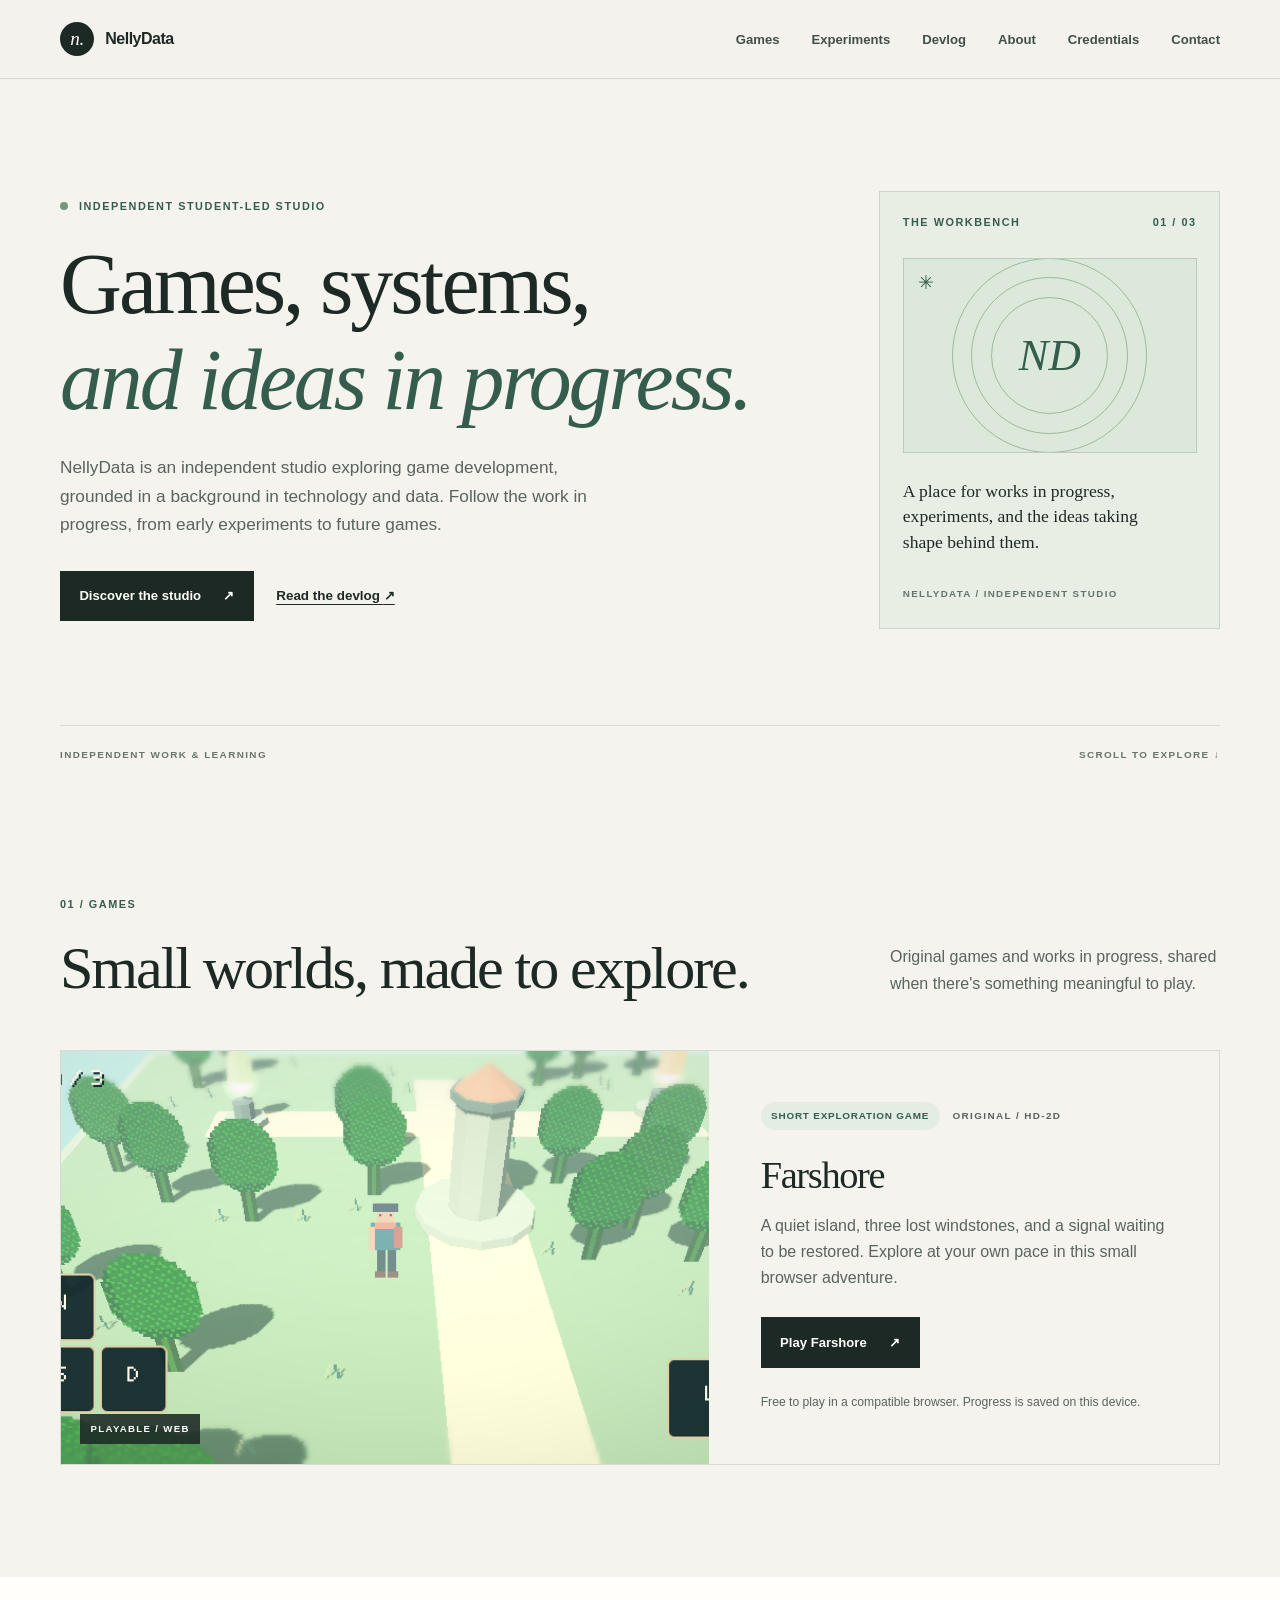
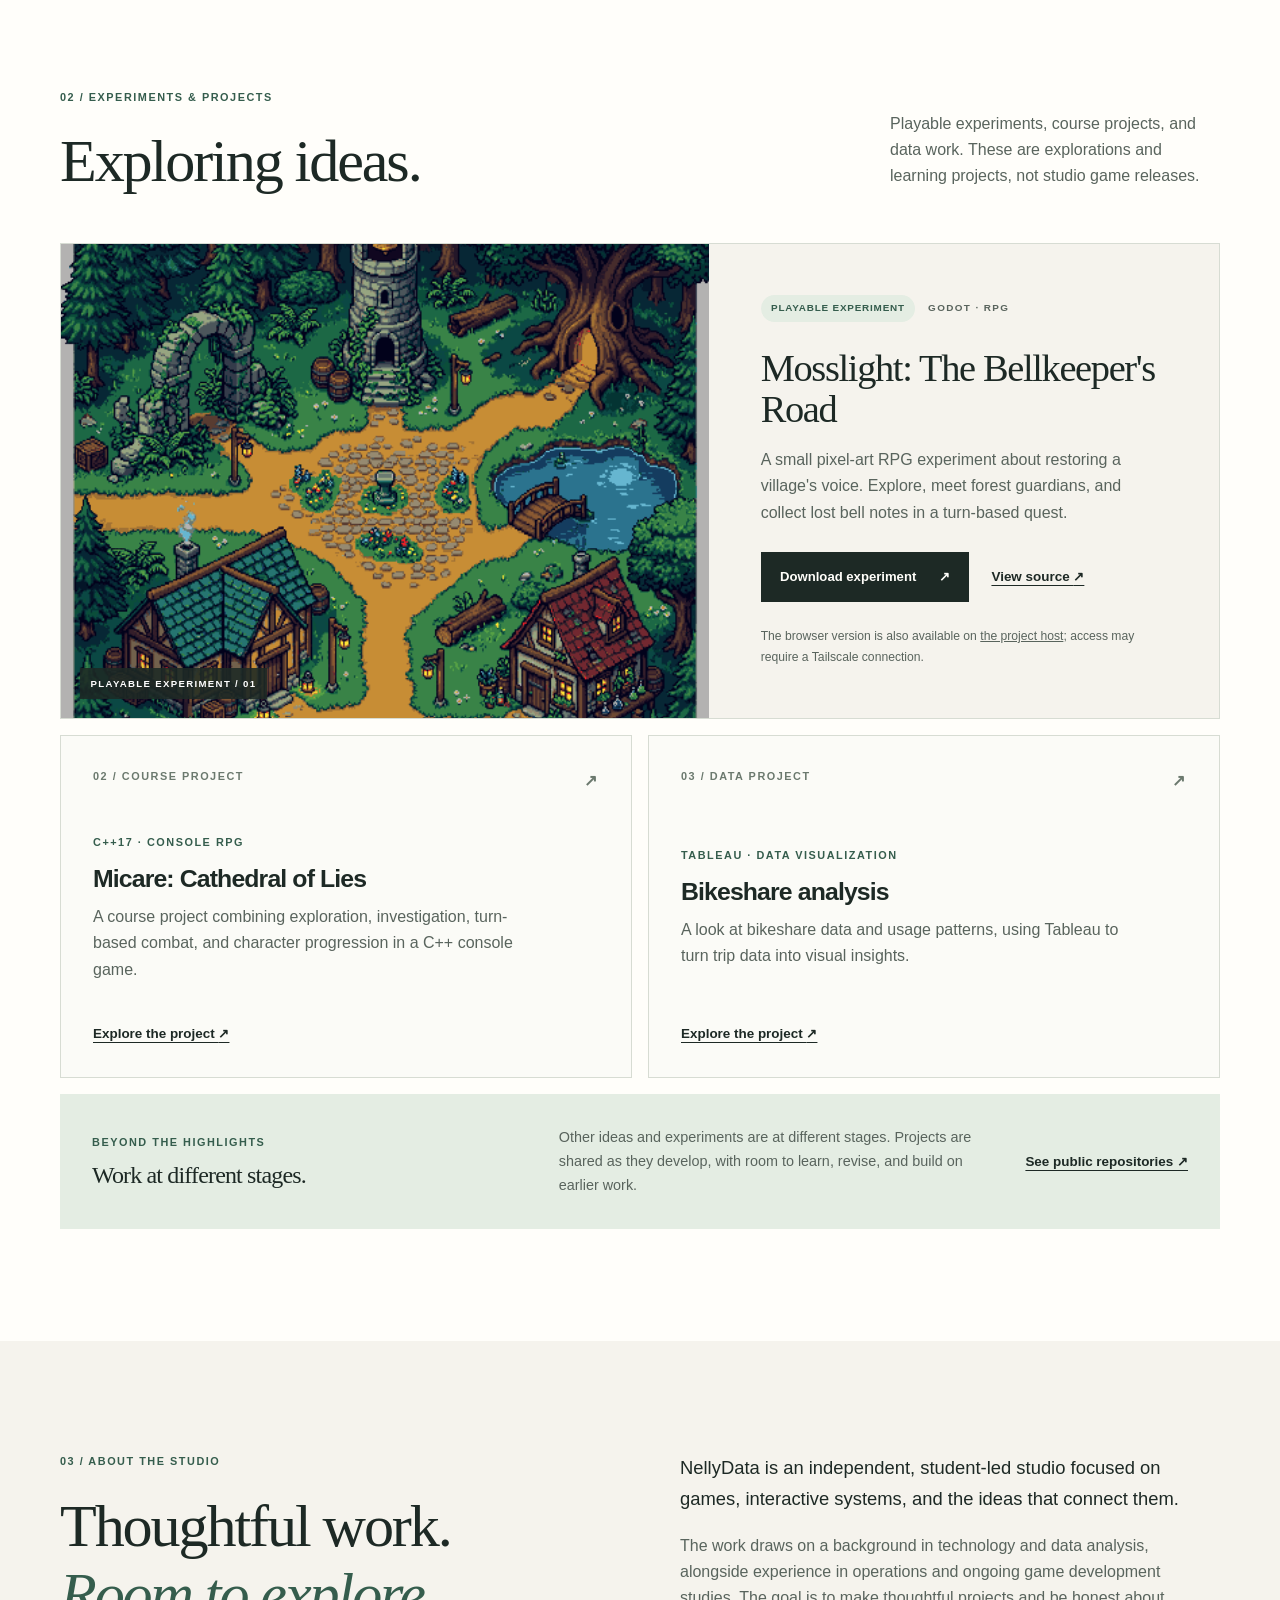
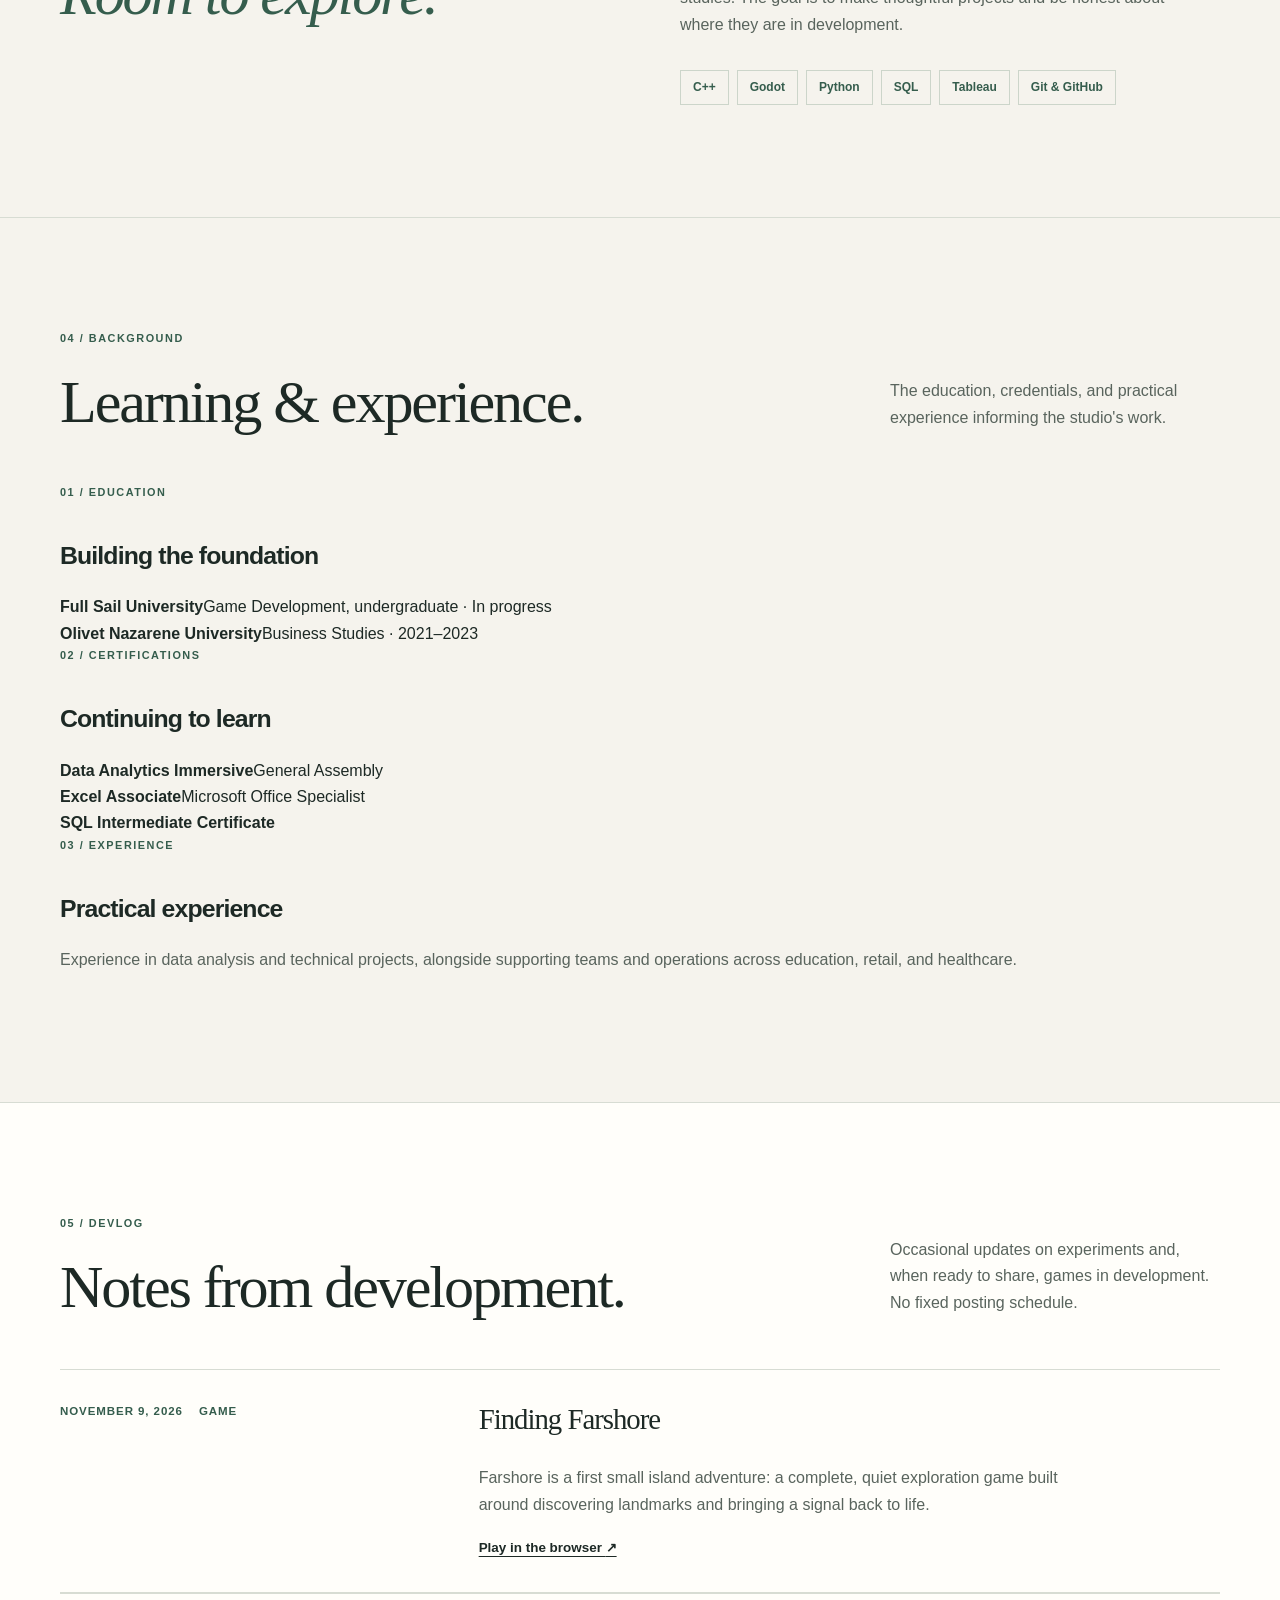
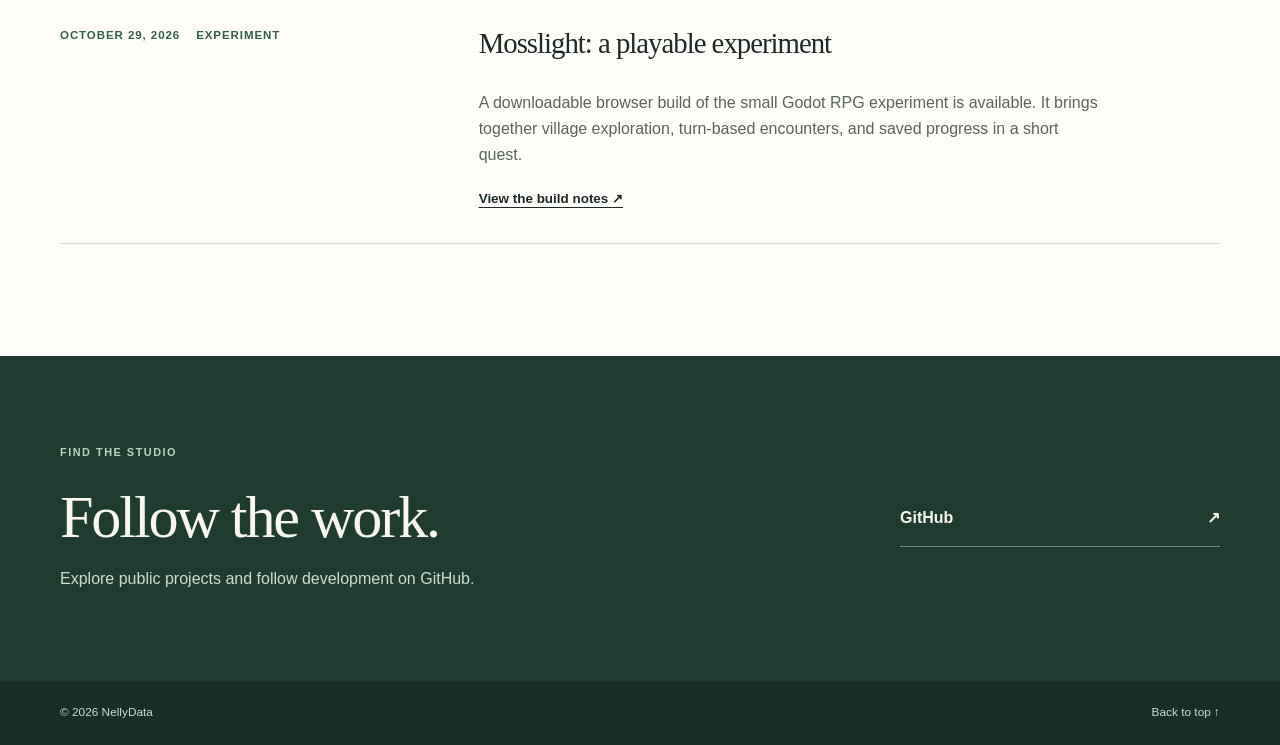
<file: index.html>
<!DOCTYPE html>
<html lang="en">
<head>
    <meta charset="UTF-8">
    <meta name="viewport" content="width=device-width, initial-scale=1.0">
    <meta name="description" content="NellyData is an independent student-led studio exploring game development, technology, and data.">
    <meta name="theme-color" content="#f5f3ed">
    <title>NellyData | Independent Studio</title>
    <link rel="stylesheet" href="css/style.css">
</head>
<body>
    <a class="skip-link" href="#main">Skip to content</a>
    <header class="site-header">
        <div class="container nav-wrapper">
            <a class="brand" href="#home" aria-label="NellyData, back to top"><span class="brand-mark">n.</span> NellyData</a>
            <nav aria-label="Main navigation">
                <ul class="nav-list">
                    <li><a href="#games">Games</a></li>
                    <li><a href="#work">Experiments</a></li>
                    <li><a href="#devlog">Devlog</a></li>
                    <li><a href="#about">About</a></li>
                    <li><a href="#credentials">Credentials</a></li>
                    <li><a href="#contact">Contact</a></li>
                </ul>
            </nav>
        </div>
    </header>

    <main id="main">
        <section class="hero" id="home">
            <div class="container hero-layout">
                <div>
                    <p class="eyebrow"><span class="status-dot"></span> Independent student-led studio</p>
                    <h1>Games, systems,<br><em>and ideas in progress.</em></h1>
                    <p class="hero-copy">NellyData is an independent studio exploring game development, grounded in a background in technology and data. Follow the work in progress, from early experiments to future games.</p>
                    <div class="button-row">
                        <a class="button button-dark" href="#games">Discover the studio <span aria-hidden="true">↗</span></a>
                        <a class="text-link" href="#devlog">Read the devlog <span aria-hidden="true">↗</span></a>
                    </div>
                </div>
                <aside class="hero-note" aria-label="About the studio">
                    <div class="note-top"><span>THE WORKBENCH</span><span>01 / 03</span></div>
                    <div class="note-art" aria-hidden="true"><span>✳</span><i></i><b>ND</b></div>
                    <p>A place for works in progress, experiments, and the ideas taking shape behind them.</p>
                    <span class="note-footer">NELLYDATA / INDEPENDENT STUDIO</span>
                </aside>
            </div>
            <div class="container hero-bottom"><span>INDEPENDENT WORK &amp; LEARNING</span><span>SCROLL TO EXPLORE ↓</span></div>
        </section>

        <section class="section games-section" id="games">
            <div class="container">
                <div class="section-heading">
                    <div><p class="eyebrow">01 / Games</p><h2>Small worlds, made to explore.</h2></div>
                    <p>Original games and works in progress, shared when there's something meaningful to play.</p>
                </div>
                <article class="featured-project">
                    <div class="project-image">
                        <img src="images/farshore-gameplay.png" alt="A traveler exploring Farshore's island and signal tower" loading="lazy">
                        <span class="image-label">PLAYABLE / WEB</span>
                    </div>
                    <div class="featured-content">
                        <div class="project-meta"><span class="pill">SHORT EXPLORATION GAME</span><span>ORIGINAL / HD-2D</span></div>
                        <h3>Farshore</h3>
                        <p>A quiet island, three lost windstones, and a signal waiting to be restored. Explore at your own pace in this small browser adventure.</p>
                        <div class="project-links"><a class="button button-dark" href="games/farshore/">Play Farshore <span aria-hidden="true">↗</span></a></div>
                        <p class="availability">Free to play in a compatible browser. Progress is saved on this device.</p>
                    </div>
                </article>
            </div>
        </section>

        <section class="section work-section" id="work">
            <div class="container">
                <div class="section-heading">
                    <div><p class="eyebrow">02 / Experiments &amp; projects</p><h2>Exploring ideas.</h2></div>
                    <p>Playable experiments, course projects, and data work. These are explorations and learning projects, not studio game releases.</p>
                </div>

                <article class="featured-project">
                    <div class="project-image">
                        <img src="images/mosslight-village.png" alt="Pixel-art village from Mosslight: The Bellkeeper's Road" loading="lazy">
                        <span class="image-label">PLAYABLE EXPERIMENT / 01</span>
                    </div>
                    <div class="featured-content">
                        <div class="project-meta"><span class="pill">Playable experiment</span><span>GODOT · RPG</span></div>
                        <h3>Mosslight: The Bellkeeper's Road</h3>
                        <p>A small pixel-art RPG experiment about restoring a village's voice. Explore, meet forest guardians, and collect lost bell notes in a turn-based quest.</p>
                        <div class="project-links">
                            <a class="button button-dark" href="https://github.com/nellydata/mosslight-the-bellkeepers-road/releases/tag/v1.0.0">Download experiment <span aria-hidden="true">↗</span></a>
                            <a class="text-link" href="https://github.com/nellydata/mosslight-the-bellkeepers-road">View source <span aria-hidden="true">↗</span></a>
                        </div>
                        <p class="availability">The browser version is also available on <a href="https://nellydata.tailc1afc1.ts.net:10000/mosslight/index.html?v=mosslight-20261029-v1">the project host</a>; access may require a Tailscale connection.</p>
                    </div>
                </article>

                <div class="project-grid">
                    <article class="project-card">
                        <div class="card-top"><span>02 / COURSE PROJECT</span><span aria-hidden="true">↗</span></div>
                        <div><p class="project-category">C++17 · CONSOLE RPG</p><h3>Micare: Cathedral of Lies</h3><p>A course project combining exploration, investigation, turn-based combat, and character progression in a C++ console game.</p></div>
                        <a class="text-link" href="https://github.com/nellydata/MysteryRPG-PP1">Explore the project <span aria-hidden="true">↗</span></a>
                    </article>
                    <article class="project-card">
                        <div class="card-top"><span>03 / DATA PROJECT</span><span aria-hidden="true">↗</span></div>
                        <div><p class="project-category">TABLEAU · DATA VISUALIZATION</p><h3>Bikeshare analysis</h3><p>A look at bikeshare data and usage patterns, using Tableau to turn trip data into visual insights.</p></div>
                        <a class="text-link" href="https://github.com/nellydata/Bikeshare-Project-tableau">Explore the project <span aria-hidden="true">↗</span></a>
                    </article>
                </div>
                <div class="work-in-progress">
                    <div><p class="eyebrow">Beyond the highlights</p><h3>Work at different stages.</h3></div>
                    <p>Other ideas and experiments are at different stages. Projects are shared as they develop, with room to learn, revise, and build on earlier work.</p>
                    <a class="text-link" href="https://github.com/nellydata">See public repositories <span aria-hidden="true">↗</span></a>
                </div>
            </div>
        </section>

        <section class="section about-section" id="about">
            <div class="container about-layout">
                <div><p class="eyebrow">03 / About the studio</p><h2>Thoughtful work.<br><em>Room to explore.</em></h2></div>
                <div class="about-copy">
                    <p>NellyData is an independent, student-led studio focused on games, interactive systems, and the ideas that connect them.</p>
                    <p>The work draws on a background in technology and data analysis, alongside experience in operations and ongoing game development studies. The goal is to make thoughtful projects and be honest about where they are in development.</p>
                    <div class="skill-list" aria-label="Areas of experience"><span>C++</span><span>Godot</span><span>Python</span><span>SQL</span><span>Tableau</span><span>Git &amp; GitHub</span></div>
                </div>
            </div>
        </section>

        <section class="section credentials-section" id="credentials">
            <div class="container">
                <div class="section-heading">
                    <div><p class="eyebrow">04 / Background</p><h2>Learning &amp; experience.</h2></div>
                    <p>The education, credentials, and practical experience informing the studio's work.</p>
                </div>
                <div class="credentials-grid">
                    <article class="credential-card">
                        <p class="card-number">01 / EDUCATION</p>
                        <h3>Building the foundation</h3>
                        <div class="credential-item"><strong>Full Sail University</strong><span>Game Development, undergraduate · In progress</span></div>
                        <div class="credential-item"><strong>Olivet Nazarene University</strong><span>Business Studies · 2021–2023</span></div>
                    </article>
                    <article class="credential-card">
                        <p class="card-number">02 / CERTIFICATIONS</p>
                        <h3>Continuing to learn</h3>
                        <div class="credential-item"><strong>Data Analytics Immersive</strong><span>General Assembly</span></div>
                        <div class="credential-item"><strong>Excel Associate</strong><span>Microsoft Office Specialist</span></div>
                        <div class="credential-item"><strong>SQL Intermediate Certificate</strong></div>
                    </article>
                    <article class="credential-card">
                        <p class="card-number">03 / EXPERIENCE</p>
                        <h3>Practical experience</h3>
                        <p>Experience in data analysis and technical projects, alongside supporting teams and operations across education, retail, and healthcare.</p>
                    </article>
                </div>
            </div>
        </section>

        <section class="section devlog-section" id="devlog">
            <div class="container">
                <div class="section-heading">
                    <div><p class="eyebrow">05 / Devlog</p><h2>Notes from development.</h2></div>
                    <p>Occasional updates on experiments and, when ready to share, games in development. No fixed posting schedule.</p>
                </div>
                <article class="devlog-entry">
                    <div class="devlog-meta"><time datetime="2026-11-09">November 9, 2026</time><span>Game</span></div>
                    <div>
                        <h3>Finding Farshore</h3>
                        <p>Farshore is a first small island adventure: a complete, quiet exploration game built around discovering landmarks and bringing a signal back to life.</p>
                        <a class="text-link" href="games/farshore/">Play in the browser <span aria-hidden="true">↗</span></a>
                    </div>
                </article>
                <article class="devlog-entry">
                    <div class="devlog-meta"><time datetime="2026-10-29">October 29, 2026</time><span>Experiment</span></div>
                    <div>
                        <h3>Mosslight: a playable experiment</h3>
                        <p>A downloadable browser build of the small Godot RPG experiment is available. It brings together village exploration, turn-based encounters, and saved progress in a short quest.</p>
                        <a class="text-link" href="https://github.com/nellydata/mosslight-the-bellkeepers-road/releases/tag/v1.0.0">View the build notes <span aria-hidden="true">↗</span></a>
                    </div>
                </article>
            </div>
        </section>

        <section class="contact-section" id="contact">
            <div class="container contact-layout">
                <div><p class="eyebrow">Find the studio</p><h2>Follow the work.</h2><p>Explore public projects and follow development on GitHub.</p></div>
                <div class="contact-links">
                    <a href="https://github.com/nellydata"><span>GitHub</span><span aria-hidden="true">↗</span></a>
                </div>
            </div>
        </section>
    </main>
    <footer><div class="container footer-inner"><span>© 2026 NellyData</span><a href="#home">Back to top ↑</a></div></footer>
</body>
</html>
</file>
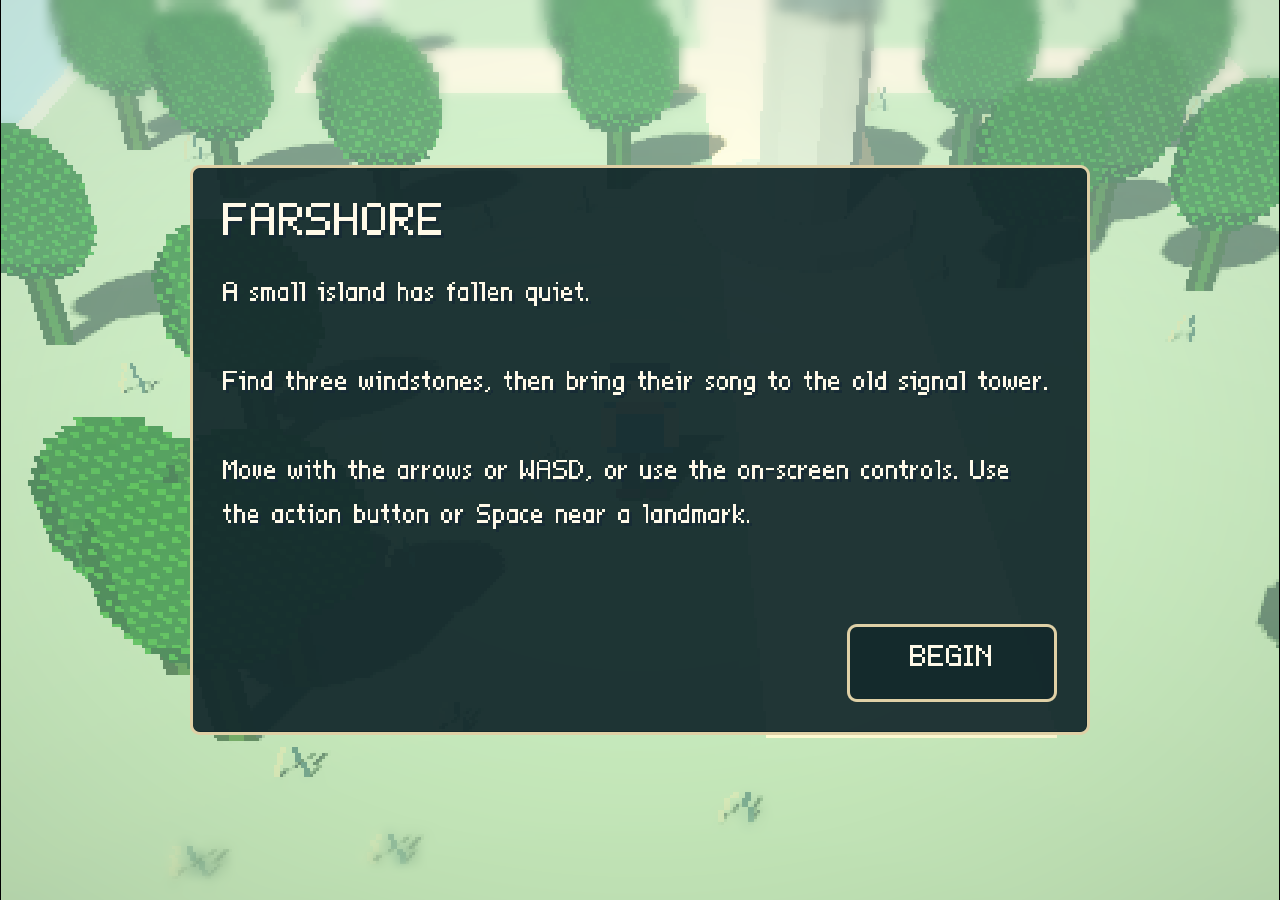
<file: games/farshore/index.html>
<!DOCTYPE html>
<html lang="en">
	<head>
		<meta charset="utf-8">
		<meta name="viewport" content="width=device-width, user-scalable=no, initial-scale=1.0">
		<title>Farshore</title>
		<style>
html, body, #canvas {
	margin: 0;
	padding: 0;
	border: 0;
}

body {
	color: white;
	background-color: black;
	overflow: hidden;
	touch-action: none;
}

#canvas {
	display: block;
}

#canvas:focus {
	outline: none;
}

#status, #status-splash, #status-progress {
	position: absolute;
	left: 0;
	right: 0;
}

#status, #status-splash {
	top: 0;
	bottom: 0;
}

#status {
	background-color: #242424;
	display: flex;
	flex-direction: column;
	justify-content: center;
	align-items: center;
	visibility: hidden;
}

#status-splash {
	max-height: 100%;
	max-width: 100%;
	margin: auto;
}

#status-splash.show-image--false {
	display: none;
}

#status-splash.fullsize--true {
	height: 100%;
	width: 100%;
	object-fit: contain;
}

#status-splash.use-filter--false {
	image-rendering: pixelated;
}

#status-progress, #status-notice {
	display: none;
}

#status-progress {
	bottom: 10%;
	width: 50%;
	margin: 0 auto;
}

#status-notice {
	background-color: #5b3943;
	border-radius: 0.5rem;
	border: 1px solid #9b3943;
	color: #e0e0e0;
	font-family: 'Noto Sans', 'Droid Sans', Arial, sans-serif;
	line-height: 1.3;
	margin: 0 2rem;
	overflow: hidden;
	padding: 1rem;
	text-align: center;
	z-index: 1;
}
		</style>
		<meta name="viewport" content="width=device-width, initial-scale=1, viewport-fit=cover"><style>:root{--safe-top:env(safe-area-inset-top,0px);--safe-right:env(safe-area-inset-right,0px);--safe-bottom:env(safe-area-inset-bottom,0px);--safe-left:env(safe-area-inset-left,0px)}</style><script>window.gameSafeArea=()=>{const s=getComputedStyle(document.documentElement);return ['--safe-top','--safe-right','--safe-bottom','--safe-left'].map(n=>parseFloat(s.getPropertyValue(n))||0).join(',')};</script>
	</head>
	<body>
		<canvas id="canvas">
			Your browser does not support the canvas tag.
		</canvas>

		<noscript>
			Your browser does not support JavaScript.
		</noscript>

		<div id="status">
			<img id="status-splash" class="show-image--true fullsize--true use-filter--true" src="index.png" alt="">
			<progress id="status-progress"></progress>
			<div id="status-notice"></div>
		</div>

		<script src="index.js"></script>
		<script>
const GODOT_CONFIG = {"args":[],"canvasResizePolicy":2,"emscriptenPoolSize":8,"ensureCrossOriginIsolationHeaders":false,"executable":"index","experimentalVK":false,"fileSizes":{"index.pck":70512,"index.wasm":39514754},"focusCanvas":true,"gdextensionLibs":[],"godotPoolSize":4};
const GODOT_THREADS_ENABLED = false;
const engine = new Engine(GODOT_CONFIG);

(function () {
	const statusOverlay = document.getElementById('status');
	const statusProgress = document.getElementById('status-progress');
	const statusNotice = document.getElementById('status-notice');

	let initializing = true;
	let statusMode = '';

	function setStatusMode(mode) {
		if (statusMode === mode || !initializing) {
			return;
		}
		if (mode === 'hidden') {
			statusOverlay.remove();
			initializing = false;
			return;
		}
		statusOverlay.style.visibility = 'visible';
		statusProgress.style.display = mode === 'progress' ? 'block' : 'none';
		statusNotice.style.display = mode === 'notice' ? 'block' : 'none';
		statusMode = mode;
	}

	function setStatusNotice(text) {
		while (statusNotice.lastChild) {
			statusNotice.removeChild(statusNotice.lastChild);
		}
		const lines = text.split('\n');
		lines.forEach((line) => {
			statusNotice.appendChild(document.createTextNode(line));
			statusNotice.appendChild(document.createElement('br'));
		});
	}

	function displayFailureNotice(err) {
		console.error(err);
		if (err instanceof Error) {
			setStatusNotice(err.message);
		} else if (typeof err === 'string') {
			setStatusNotice(err);
		} else {
			setStatusNotice('An unknown error occurred.');
		}
		setStatusMode('notice');
		initializing = false;
	}

	const missing = Engine.getMissingFeatures({
		threads: GODOT_THREADS_ENABLED,
	});

	if (missing.length !== 0) {
		if (GODOT_CONFIG['serviceWorker'] && GODOT_CONFIG['ensureCrossOriginIsolationHeaders'] && 'serviceWorker' in navigator) {
			let serviceWorkerRegistrationPromise;
			try {
				serviceWorkerRegistrationPromise = navigator.serviceWorker.getRegistration();
			} catch (err) {
				serviceWorkerRegistrationPromise = Promise.reject(new Error('Service worker registration failed.'));
			}
			// There's a chance that installing the service worker would fix the issue
			Promise.race([
				serviceWorkerRegistrationPromise.then((registration) => {
					if (registration != null) {
						return Promise.reject(new Error('Service worker already exists.'));
					}
					return registration;
				}).then(() => engine.installServiceWorker()),
				// For some reason, `getRegistration()` can stall
				new Promise((resolve) => {
					setTimeout(() => resolve(), 2000);
				}),
			]).then(() => {
				// Reload if there was no error.
				window.location.reload();
			}).catch((err) => {
				console.error('Error while registering service worker:', err);
			});
		} else {
			// Display the message as usual
			const missingMsg = 'Error\nThe following features required to run Godot projects on the Web are missing:\n';
			displayFailureNotice(missingMsg + missing.join('\n'));
		}
	} else {
		setStatusMode('progress');
		engine.startGame({
			'onProgress': function (current, total) {
				if (current > 0 && total > 0) {
					statusProgress.value = current;
					statusProgress.max = total;
				} else {
					statusProgress.removeAttribute('value');
					statusProgress.removeAttribute('max');
				}
			},
		}).then(() => {
			setStatusMode('hidden');
		}, displayFailureNotice);
	}
}());
		</script>
	</body>
</html>
</file>
<file: css/style.css>
:root {
    --paper: #f5f3ed;
    --white: #fffefa;
    --ink: #1d2925;
    --muted: #59645d;
    --line: #d7dcd3;
    --green: #355d4d;
    --light-green: #e4ede3;
    --max-width: 1160px;
}

* { box-sizing: border-box; }
html { scroll-behavior: smooth; scroll-padding-top: 6rem; }
body {
    margin: 0;
    color: var(--ink);
    background: var(--paper);
    font-family: "Segoe UI", Arial, sans-serif;
    line-height: 1.65;
    -webkit-font-smoothing: antialiased;
}
::selection { color: var(--white); background: var(--green); }
a { color: inherit; }
img { display: block; max-width: 100%; }
h1, h2, h3, p { margin-top: 0; }
h1, h2, h3 { line-height: 1.12; letter-spacing: -0.035em; }
h1, h2 { font-family: Georgia, "Times New Roman", serif; font-weight: 400; }
h1 { margin-bottom: 1.5rem; font-size: clamp(3.2rem, 6.7vw, 6rem); }
h2 { margin-bottom: 0; font-size: clamp(2.5rem, 4.7vw, 4.2rem); }
h3 { font-size: 1.55rem; }
em { color: var(--green); font-weight: 400; }
.container { width: min(100% - 3rem, var(--max-width)); margin: 0 auto; }
.skip-link { position: absolute; z-index: 20; top: -5rem; left: 1rem; padding: .6rem 1rem; background: var(--ink); color: white; }
.skip-link:focus { top: 1rem; }
:focus-visible { outline: 3px solid #bb7951; outline-offset: 4px; }
.site-header { border-bottom: 1px solid var(--line); background: rgba(245, 243, 237, .95); }
.nav-wrapper { min-height: 78px; display: flex; justify-content: space-between; align-items: center; gap: 2rem; }
.brand { display: flex; align-items: center; gap: .7rem; font-weight: 700; font-size: 1rem; letter-spacing: -.03em; text-decoration: none; }
.brand-mark { display: grid; width: 34px; height: 34px; place-items: center; border-radius: 50%; background: var(--ink); color: var(--white); font: italic 1.2rem Georgia, serif; }
.nav-list { display: flex; flex-wrap: wrap; gap: 2rem; margin: 0; padding: 0; list-style: none; }
.nav-list a { color: #435049; font-size: .82rem; font-weight: 600; text-decoration: none; }
.nav-list a:hover, .text-link:hover { color: var(--green); }
.hero { padding: 7rem 0 0; }
.hero-layout { display: grid; grid-template-columns: minmax(0, 1.35fr) minmax(290px, .65fr); align-items: center; gap: 7rem; }
.eyebrow, .card-top, .card-number, .project-category, .project-meta, .note-top, .note-footer, .hero-bottom, .image-label {
    font-size: .68rem;
    font-weight: 700;
    letter-spacing: .14em;
    text-transform: uppercase;
}
.eyebrow { color: var(--green); margin-bottom: 1.3rem; }
.status-dot { display: inline-block; width: 8px; height: 8px; margin-right: .4rem; border-radius: 50%; background: #71987a; }
.hero-copy { max-width: 550px; margin-bottom: 2rem; color: var(--muted); font-size: 1.08rem; }
.button-row, .project-links { display: flex; flex-wrap: wrap; align-items: center; gap: 1.4rem; }
.button { display: inline-flex; align-items: center; justify-content: center; gap: 1.4rem; padding: .85rem 1.15rem; border: 1px solid var(--ink); font-size: .82rem; font-weight: 700; text-decoration: none; transition: background .2s, color .2s; }
.button-dark { color: var(--white); background: var(--ink); }
.button-dark:hover { color: var(--ink); background: transparent; }
.text-link { font-size: .84rem; font-weight: 700; text-decoration-thickness: 1px; text-underline-offset: .3em; }
.hero-note { padding: 1.4rem; border: 1px solid #cbd6c9; background: #e9eee5; }
.note-top { display: flex; justify-content: space-between; gap: 1rem; color: var(--green); }
.note-art { position: relative; display: grid; height: 195px; margin: 1.6rem 0; place-items: center; overflow: hidden; border: 1px solid #b9cbb9; background: #dce8da; }
.note-art::before, .note-art::after, .note-art i { position: absolute; width: 155px; height: 155px; border: 1px solid #9db9a2; border-radius: 50%; content: ""; }
.note-art::after { width: 115px; height: 115px; }
.note-art i { width: 195px; height: 195px; }
.note-art span { position: absolute; top: 8px; left: 14px; color: var(--green); font-size: 1.2rem; }
.note-art b { z-index: 1; font: italic 2.8rem Georgia, serif; color: var(--green); }
.hero-note p { max-width: 270px; margin-bottom: 1.5rem; font: 1.1rem/1.45 Georgia, serif; }
.note-footer { color: #637568; font-size: .61rem; }
.hero-bottom { display: flex; justify-content: space-between; gap: 1rem; margin-top: 6rem; padding: 1.3rem 0; border-top: 1px solid var(--line); color: #6a756c; font-size: .62rem; }
.section { padding: 7rem 0; }
.work-section { background: var(--white); }
.section-heading { display: flex; align-items: end; justify-content: space-between; gap: 3rem; margin-bottom: 3rem; }
.section-heading > p { max-width: 330px; margin-bottom: .3rem; color: var(--muted); }
.announcement { display: grid; grid-template-columns: 1fr 1fr auto; align-items: center; gap: 3rem; padding: 2rem; border: 1px solid var(--line); background: var(--light-green); }
.announcement .eyebrow { margin-bottom: .6rem; }
.announcement h3 { margin-bottom: 0; font: 400 1.8rem/1.2 Georgia, serif; }
.announcement > p { margin-bottom: 0; color: var(--muted); font-size: .9rem; }
.featured-project { display: grid; grid-template-columns: 1.12fr .88fr; border: 1px solid var(--line); background: var(--paper); }
.project-image { position: relative; min-height: 390px; overflow: hidden; background: #20362e; }
.project-image img { width: 100%; height: 100%; position: absolute; object-fit: cover; }
.image-label { position: absolute; bottom: 1.2rem; left: 1.2rem; padding: .45rem .65rem; color: white; background: rgba(29, 41, 37, .88); font-size: .6rem; }
.featured-content { align-self: center; padding: clamp(1.7rem, 4vw, 3.5rem); }
.project-meta { display: flex; flex-wrap: wrap; align-items: center; gap: .8rem; color: var(--muted); font-size: .62rem; }
.pill { padding: .35rem .65rem; border-radius: 100px; color: var(--green); background: var(--light-green); letter-spacing: .08em; }
.featured-content h3 { max-width: 400px; margin: 1.6rem 0 1rem; font: 400 clamp(2rem, 3vw, 2.8rem)/1.08 Georgia, serif; }
.featured-content > p, .project-card p, .credential-card > p:not(.card-number) { color: var(--muted); }
.project-links { margin-top: 1.6rem; }
.featured-content .availability { margin: 1.5rem 0 0; font-size: .76rem; }
.project-grid { display: grid; grid-template-columns: repeat(2, 1fr); gap: 1rem; margin-top: 1rem; }
.project-card { display: flex; min-height: 300px; flex-direction: column; justify-content: space-between; gap: 2.5rem; padding: 2rem; border: 1px solid var(--line); background: #fbfbf7; }
.card-top { display: flex; justify-content: space-between; color: #6b796e; }
.card-top span:last-child { font-size: 1rem; }
.project-category { margin-bottom: .8rem; color: var(--green) !important; }
.project-card h3 { margin-bottom: .7rem; }
.project-card p:not(.project-category) { max-width: 440px; margin-bottom: 0; }
.work-in-progress { display: grid; grid-template-columns: 1fr 1fr auto; align-items: center; gap: 3rem; margin-top: 1rem; padding: 2rem; background: var(--light-green); }
.work-in-progress .eyebrow { margin-bottom: .6rem; }
.work-in-progress h3 { margin-bottom: 0; font: 400 1.5rem/1.2 Georgia, serif; }
.work-in-progress > p { margin-bottom: 0; color: var(--muted); font-size: .9rem; }
.about-layout { display: grid; grid-template-columns: 1fr 1fr; gap: 5rem; }
.about-copy { max-width: 530px; color: var(--muted); }
.about-copy p:first-child { color: var(--ink); font-size: 1.15rem; }
.skill-list { display: flex; flex-wrap: wrap; gap: .5rem; margin-top: 2rem; }
.skill-list span { padding: .4rem .75rem; border: 1px solid #ccd5ca; color: var(--green); font-size: .75rem; font-weight: 600; }
.credentials-section { border-top: 1px solid var(--line); }
.practice-grid { display: grid; grid-template-columns: repeat(3, 1fr); gap: 1rem; }
.practice-card { padding: 2rem; border: 1px solid var(--line); background: var(--white); }
.card-number { margin-bottom: 2.5rem; color: var(--green); }
.practice-card h3 { margin-bottom: 1.5rem; font: 400 1.65rem/1.15 Georgia, serif; }
.practice-card > p:not(.card-number) { font-size: .9rem; color: var(--muted); }
.devlog-section { border-top: 1px solid var(--line); background: var(--white); }
.devlog-entry { display: grid; grid-template-columns: 1fr 2fr; gap: 3rem; padding: 2rem 0; border-top: 1px solid var(--line); border-bottom: 1px solid var(--line); }
.devlog-meta { display: flex; flex-wrap: wrap; align-content: start; gap: .7rem 1rem; color: var(--green); font-size: .72rem; font-weight: 700; letter-spacing: .08em; text-transform: uppercase; }
.devlog-entry h3 { font: 400 1.8rem/1.2 Georgia, serif; }
.devlog-entry p { max-width: 620px; color: var(--muted); }
.contact-section { padding: 5.5rem 0; color: #f7f6ef; background: #203c31; }
.contact-layout { display: grid; grid-template-columns: 1fr 320px; gap: 4rem; align-items: center; }
.contact-section .eyebrow { color: #b7d5bb; }
.contact-section h2 { margin-bottom: 1rem; }
.contact-section p:not(.eyebrow) { margin-bottom: 0; color: #cfdbd0; }
.contact-links a { display: flex; justify-content: space-between; gap: 2rem; padding: .9rem 0; border-bottom: 1px solid #718a7a; font-weight: 600; text-decoration: none; }
.contact-links a:hover { color: #c4e0c3; }
footer { color: #cfdbd0; background: #182f26; }
.footer-inner { display: flex; justify-content: space-between; gap: 1rem; padding: 1.4rem 0; font-size: .74rem; }
.footer-inner a { text-decoration: none; }
@media (max-width: 850px) {
    .hero-layout { gap: 2.5rem; }
    .featured-project { grid-template-columns: 1fr; }
    .project-image { min-height: 330px; }
    .work-in-progress, .announcement { grid-template-columns: 1fr 1fr; gap: 1.5rem; }
    .practice-grid { grid-template-columns: 1fr 1fr; }
    .about-layout { gap: 3rem; }
}
@media (max-width: 600px) {
    .container { width: min(100% - 2rem, var(--max-width)); }
    .nav-wrapper { align-items: flex-start; flex-direction: column; gap: .9rem; padding: 1rem 0; }
    .nav-list { gap: .7rem 1.2rem; }
    .hero { padding-top: 4rem; }
    .hero-layout, .about-layout, .project-grid, .practice-grid, .contact-layout, .work-in-progress, .announcement, .devlog-entry { grid-template-columns: 1fr; }
    .hero-layout { gap: 3rem; }
    .hero-note { max-width: 420px; }
    .hero-bottom { margin-top: 3rem; }
    .hero-bottom span:last-child { text-align: right; }
    .section { padding: 5rem 0; }
    .section-heading { display: block; }
    .section-heading > p { margin: 1.3rem 0 0; }
    .project-image { min-height: 240px; }
    .project-card { min-height: 260px; padding: 1.5rem; }
    .about-layout, .contact-layout { gap: 2rem; }
    .contact-section { padding: 4rem 0; }
}
@media (prefers-reduced-motion: reduce) {
    html { scroll-behavior: auto; }
    *, *::before, *::after { transition: none !important; }
}
</file>
